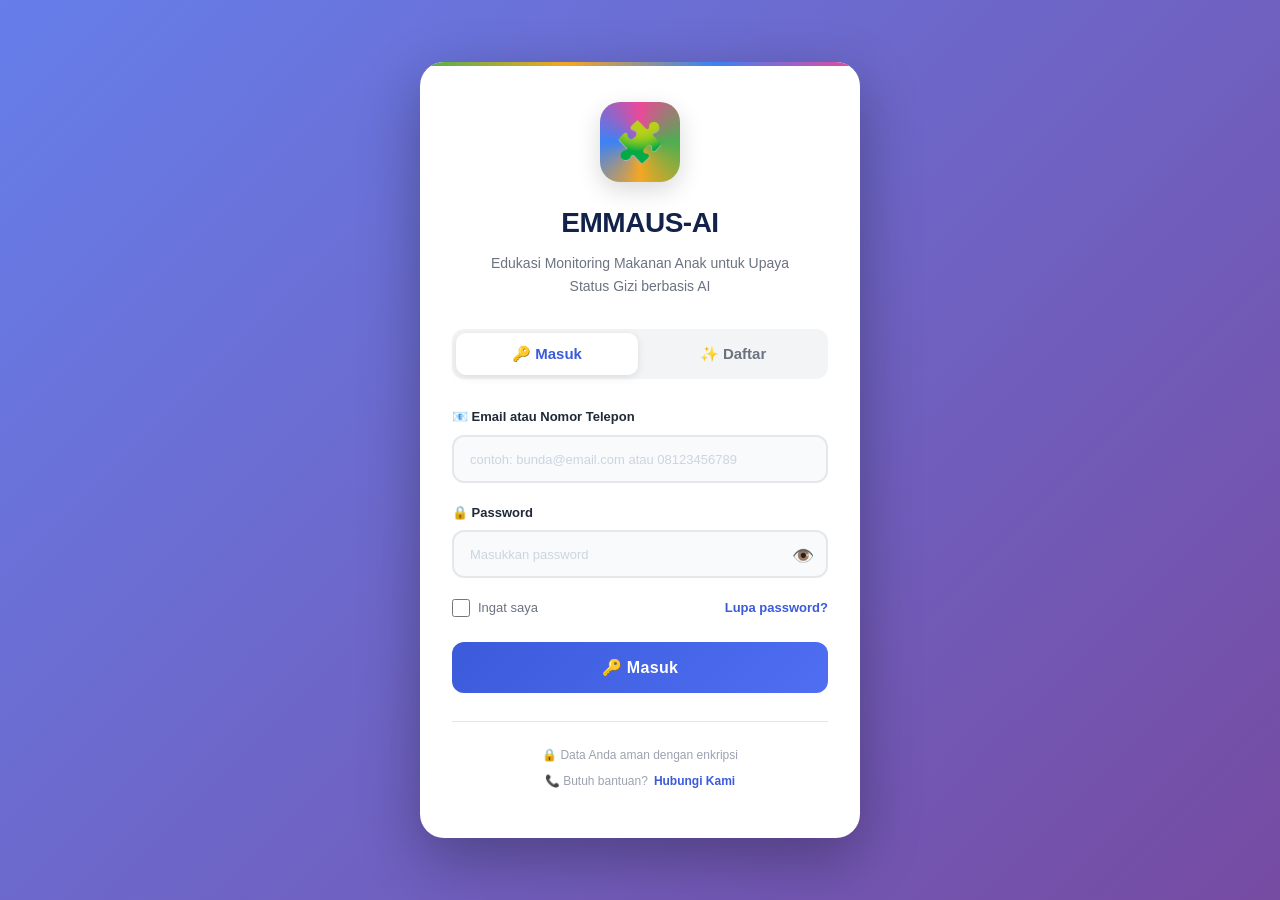
<file: index.html>
<!DOCTYPE html>
<html lang="id">
<head>
    <meta charset="UTF-8">
    <meta name="viewport" content="width=device-width, initial-scale=1.0">
    <title>Login - EMMAUS-AI</title>
    <link rel="stylesheet" href="css/style.css">
</head>
<body>

    <div class="auth-container">
        
        <!-- HEADER -->
        <div class="auth-header">
            <div class="logo-puzzle">🧩</div>
            <h1>EMMAUS-AI</h1>
            <p>Edukasi Monitoring Makanan Anak untuk Upaya Status Gizi berbasis AI</p>
        </div>

        <!-- TABS -->
        <div class="auth-tabs">
            <button class="tab-btn active" onclick="switchTab('login')">🔑 Masuk</button>
            <button class="tab-btn" onclick="switchTab('register')">✨ Daftar</button>
        </div>

        <!-- FORM LOGIN -->
        <form id="loginForm" class="auth-form active" onsubmit="handleLogin(event)">
            
            <div class="form-group">
                <label>📧 Email atau Nomor Telepon</label>
                <input type="text" id="loginId" placeholder="contoh: bunda@email.com atau 08123456789" required autocomplete="email">
            </div>
            
            <div class="form-group">
                <label>🔒 Password</label>
                <input type="password" id="loginPassword" placeholder="Masukkan password" required minlength="6">
                <button type="button" class="toggle-password" onclick="togglePassword('loginPassword')">👁️</button>
            </div>

            <div class="form-options">
                <label class="remember-me">
                    <input type="checkbox" id="rememberMe"> Ingat saya
                </label>
                <a href="#" class="forgot-password" onclick="alert('Fitur reset password akan segera hadir.')">Lupa password?</a>
            </div>

            <button type="submit" class="btn-auth" id="loginBtn">
                <span class="btn-text">🔑 Masuk</span>
                <span class="btn-loading">⏳ Memproses...</span>
            </button>

            <div id="loginMessage" class="message"></div>
        </form>

        <!-- FORM REGISTER -->
        <form id="registerForm" class="auth-form" onsubmit="handleRegister(event)">
            
            <div class="form-group">
                <label>👤 Nama Lengkap</label>
                <input type="text" id="regNama" placeholder="Nama Ayah/Bunda" required>
            </div>

            <div class="form-group">
                <label>📧 Email</label>
                <input type="email" id="regEmail" placeholder="contoh@email.com" required>
            </div>

            <div class="form-group">
                <label>📱 Nomor Telepon (opsional)</label>
                <input type="tel" id="regPhone" placeholder="08123456789">
            </div>

            <div class="form-group">
                <label>🔒 Password</label>
                <input type="password" id="regPassword" placeholder="Minimal 6 karakter" required minlength="6">
                <button type="button" class="toggle-password" onclick="togglePassword('regPassword')">👁️</button>
            </div>

            <div class="form-group">
                <label>👶 Nama Anak</label>
                <input type="text" id="regNamaAnak" placeholder="Nama si kecil">
            </div>

            <div class="form-group">
                <label>📅 Tanggal Lahir Anak</label>
                <input type="date" id="regTglLahir">
            </div>

            <div class="form-group">
                <label>⚤ Jenis Kelamin Anak</label>
                <select id="regJK">
                    <option value="">Pilih...</option>
                    <option value="Laki-laki">👦 Laki-laki</option>
                    <option value="Perempuan">👧 Perempuan</option>
                </select>
            </div>

            <div class="terms">
                <label>
                    <input type="checkbox" id="regTerms" required>
                    <span>Saya setuju dengan <a href="#">Syarat & Ketentuan</a> dan <a href="#">Kebijakan Privasi</a></span>
                </label>
            </div>

            <button type="submit" class="btn-auth" id="registerBtn">
                <span class="btn-text">✨ Daftar Sekarang</span>
                <span class="btn-loading">⏳ Mendaftarkan...</span>
            </button>

            <div id="registerMessage" class="message"></div>
        </form>

        <!-- FOOTER -->
        <div class="auth-footer">
            <p>🔒 Data Anda aman dengan enkripsi</p>
            <p>📞 Butuh bantuan? <a href="#">Hubungi Kami</a></p>
        </div>
    </div>

    <script>
        // ============================================
        // URL API (SUDAH TERPASANG!)
        // ============================================
       const API_URL = 'https://script.google.com/macros/s/AKfycbwnzngmAC5ymBJ0WHMHV6P_X29zuNqWDWPqN5Bxt3PFdAC3GEZYyXASx0bXk7wGTSmW/exec';

        // ============================================
        // NAVIGASI TAB
        // ============================================
        function switchTab(tab) {
            const loginForm = document.getElementById('loginForm');
            const registerForm = document.getElementById('registerForm');
            const tabs = document.querySelectorAll('.tab-btn');

            if (tab === 'login') {
                loginForm.classList.add('active');
                registerForm.classList.remove('active');
                tabs[0].classList.add('active');
                tabs[1].classList.remove('active');
            } else {
                loginForm.classList.remove('active');
                registerForm.classList.add('active');
                tabs[0].classList.remove('active');
                tabs[1].classList.add('active');
            }

            document.getElementById('loginMessage').classList.remove('show');
            document.getElementById('registerMessage').classList.remove('show');
        }

        // ============================================
        // TOGGLE PASSWORD
        // ============================================
        function togglePassword(inputId) {
            const input = document.getElementById(inputId);
            const button = input.nextElementSibling;
            
            if (input.type === 'password') {
                input.type = 'text';
                button.textContent = '🙈';
            } else {
                input.type = 'password';
                button.textContent = '👁️';
            }
        }

        // ============================================
        // TAMPILKAN PESAN
        // ============================================
        function showMessage(formType, type, message) {
            const messageDiv = document.getElementById(formType + 'Message');
            messageDiv.textContent = message;
            messageDiv.className = 'message message-' + type + ' show';
            
            setTimeout(() => {
                messageDiv.classList.remove('show');
            }, 5000);
        }

        // ============================================
        // LOADING BUTTON
        // ============================================
        function setLoading(formType, isLoading) {
            const btnId = formType === 'login' ? 'loginBtn' : 'registerBtn';
            const btn = document.getElementById(btnId);
            const btnText = btn.querySelector('.btn-text');
            const btnLoading = btn.querySelector('.btn-loading');

            if (isLoading) {
                btnText.style.display = 'none';
                btnLoading.style.display = 'inline';
                btn.disabled = true;
            } else {
                btnText.style.display = 'inline';
                btnLoading.style.display = 'none';
                btn.disabled = false;
            }
        }

        // ============================================
        // LOGIN
        // ============================================
        async function handleLogin(event) {
            event.preventDefault();

            const loginId = document.getElementById('loginId').value.trim();
            const password = document.getElementById('loginPassword').value;

            if (!loginId || !password) {
                showMessage('login', 'error', 'Mohon isi email/telepon dan password');
                return;
            }

            if (password.length < 6) {
                showMessage('login', 'error', 'Password minimal 6 karakter');
                return;
            }

            setLoading('login', true);
            console.log('🔑 Mencoba login:', loginId);

            try {
                const url = API_URL + '?action=login&login_id=' + encodeURIComponent(loginId) + '&password=' + encodeURIComponent(password);
                console.log('📤 URL:', url);

                const response = await fetch(url);
                const data = await response.json();
                console.log('📥 Response:', data);

                if (data.success) {
                    showMessage('login', 'success', '✅ Login berhasil! Mengalihkan...');
                    
                    const session = { ...data, timestamp: new Date().getTime() };
                    localStorage.setItem('asd_nutrition_session', JSON.stringify(session));

                    setTimeout(() => {
                        window.location.href = 'dashboard.html';
                    }, 1000);
                } else {
                    showMessage('login', 'error', '❌ ' + (data.message || 'Login gagal'));
                }
            } catch (error) {
                console.error('❌ Error:', error);
                showMessage('login', 'error', '❌ Gagal terhubung ke server. Periksa koneksi internet.');
            } finally {
                setLoading('login', false);
            }
        }

        // ============================================
        // REGISTER
        // ============================================
        async function handleRegister(event) {
            event.preventDefault();

            const data = {
                nama: document.getElementById('regNama').value.trim(),
                email: document.getElementById('regEmail').value.trim(),
                phone: document.getElementById('regPhone').value.trim(),
                password: document.getElementById('regPassword').value,
                nama_anak: document.getElementById('regNamaAnak').value.trim(),
                tgl_lahir_anak: document.getElementById('regTglLahir').value,
                jk_anak: document.getElementById('regJK').value
            };

            if (!data.nama || !data.email || !data.password) {
                showMessage('register', 'error', 'Nama, Email, dan Password wajib diisi');
                return;
            }

            if (!/^[^\s@]+@[^\s@]+\.[^\s@]+$/.test(data.email)) {
                showMessage('register', 'error', 'Format email tidak valid');
                return;
            }

            if (data.password.length < 6) {
                showMessage('register', 'error', 'Password minimal 6 karakter');
                return;
            }

            if (!document.getElementById('regTerms').checked) {
                showMessage('register', 'error', 'Anda harus menyetujui Syarat & Ketentuan');
                return;
            }

            setLoading('register', true);
            console.log('📝 Mencoba registrasi:', data.email);

            try {
                const params = new URLSearchParams(data);
                const url = API_URL + '?action=register&' + params.toString();
                console.log('📤 URL:', url);

                const response = await fetch(url);
                const result = await response.json();
                console.log('📥 Response:', result);

                if (result.success) {
                    showMessage('register', 'success', '✅ Registrasi berhasil! Silakan login.');
                    document.getElementById('registerForm').reset();
                    
                    setTimeout(() => {
                        switchTab('login');
                        document.getElementById('loginId').value = data.email;
                    }, 2000);
                } else {
                    showMessage('register', 'error', '❌ ' + (result.message || 'Registrasi gagal'));
                }
            } catch (error) {
                console.error('❌ Error:', error);
                showMessage('register', 'error', '❌ Gagal terhubung ke server.');
            } finally {
                setLoading('register', false);
            }
        }

        // ============================================
        // CEK SESSION
        // ============================================
        document.addEventListener('DOMContentLoaded', function() {
            const session = localStorage.getItem('asd_nutrition_session');
            if (session) {
                try {
                    const sessionData = JSON.parse(session);
                    const now = new Date().getTime();
                    if (now - sessionData.timestamp < 24 * 60 * 60 * 1000) {
                        window.location.href = 'dashboard.html';
                    } else {
                        localStorage.removeItem('asd_nutrition_session');
                    }
                } catch (e) {
                    localStorage.removeItem('asd_nutrition_session');
                }
            }

            console.log('✅ ASD Nutrition AI Care siap!');
            console.log('🔗 API URL:', API_URL);
        });
    </script>
</body>
</html>
</file>
<file: css/style.css>
/* ============================================ */
/* ASD NUTRITION AI CARE - MAIN STYLESHEET      */
/* ============================================ */

/* ============================================ */
/* CSS VARIABLES (WARNA & UKURAN)               */
/* ============================================ */
:root {
    /* Warna Utama */
    --primary: #3b5bdb;
    --primary-dark: #2b4bc7;
    --primary-light: #e8edff;
    
    /* Warna Status */
    --green: #e8f7ec;
    --green-ic: #4caf50;
    --blue: #eaf2fb;
    --blue-ic: #3b82f6;
    --orange: #fdf3e3;
    --orange-ic: #f5a623;
    --purple: #f2edfb;
    --purple-ic: #8b5cf6;
    --pink: #fdeaf1;
    --pink-ic: #ec4899;
    --teal: #e6f7f5;
    --teal-ic: #14b8a6;
    --red: #fee2e2;
    --red-ic: #ef4444;
    
    /* Warna Netral */
    --navy: #12224a;
    --text-dark: #1f2937;
    --text-gray: #6b7280;
    --text-light: #9ca3af;
    --white: #ffffff;
    --border: #e5e7eb;
    
    /* Background */
    --bg-gradient: linear-gradient(135deg, #667eea 0%, #764ba2 100%);
    
    /* Radius */
    --radius-xs: 8px;
    --radius-sm: 12px;
    --radius: 18px;
    --radius-lg: 24px;
    
    /* Shadows */
    --shadow-sm: 0 2px 8px rgba(0, 0, 0, 0.1);
    --shadow: 0 8px 30px rgba(0, 0, 0, 0.12);
    --shadow-lg: 0 20px 60px rgba(0, 0, 0, 0.3);
    --shadow-primary: 0 8px 20px rgba(59, 91, 219, 0.4);
}

/* ============================================ */
/* RESET & BASE STYLES                          */
/* ============================================ */
*,
*::before,
*::after {
    box-sizing: border-box;
    margin: 0;
    padding: 0;
}

html {
    -webkit-text-size-adjust: 100%;
    -webkit-tap-highlight-color: transparent;
}

body {
    font-family: 'Segoe UI', Roboto, -apple-system, BlinkMacSystemFont, sans-serif;
    background: var(--bg-gradient);
    min-height: 100vh;
    display: flex;
    justify-content: center;
    align-items: center;
    padding: 20px;
    margin: 0;
    line-height: 1.5;
    -webkit-font-smoothing: antialiased;
    -moz-osx-font-smoothing: grayscale;
}

/* ============================================ */
/* AUTH CONTAINER (Kartu Login)                 */
/* ============================================ */
.auth-container {
    width: 100%;
    max-width: 440px;
    background: var(--white);
    border-radius: var(--radius-lg);
    padding: 40px 32px;
    box-shadow: var(--shadow-lg);
    animation: slideUp 0.6s cubic-bezier(0.16, 1, 0.3, 1);
    position: relative;
    overflow: hidden;
}

/* Garis dekoratif di atas kartu */
.auth-container::before {
    content: '';
    position: absolute;
    top: 0;
    left: 0;
    right: 0;
    height: 4px;
    background: linear-gradient(90deg, #4caf50, #f5a623, #3b82f6, #ec4899);
}

/* ============================================ */
/* ANIMATIONS                                   */
/* ============================================ */
@keyframes slideUp {
    from {
        opacity: 0;
        transform: translateY(40px);
    }
    to {
        opacity: 1;
        transform: translateY(0);
    }
}

@keyframes fadeIn {
    from { opacity: 0; }
    to { opacity: 1; }
}

@keyframes rotatePuzzle {
    0% { transform: rotate(0deg); }
    100% { transform: rotate(360deg); }
}

@keyframes pulse {
    0%, 100% { transform: scale(1); }
    50% { transform: scale(1.05); }
}

@keyframes shake {
    0%, 100% { transform: translateX(0); }
    10%, 30%, 50%, 70%, 90% { transform: translateX(-4px); }
    20%, 40%, 60%, 80% { transform: translateX(4px); }
}

/* ============================================ */
/* AUTH HEADER                                  */
/* ============================================ */
.auth-header {
    text-align: center;
    margin-bottom: 32px;
}

.logo-puzzle {
    width: 80px;
    height: 80px;
    border-radius: 20px;
    background: conic-gradient(from 90deg, #4caf50, #f5a623, #3b82f6, #ec4899, #4caf50);
    display: flex;
    align-items: center;
    justify-content: center;
    font-size: 40px;
    margin: 0 auto 20px;
    animation: rotatePuzzle 4s linear infinite;
    box-shadow: 0 8px 24px rgba(0, 0, 0, 0.15);
    transition: transform 0.3s ease;
}

.logo-puzzle:hover {
    animation-play-state: paused;
    transform: scale(1.1);
}

.auth-header h1 {
    font-size: 28px;
    color: var(--navy);
    margin-bottom: 8px;
    font-weight: 800;
    letter-spacing: -0.5px;
}

.auth-header p {
    color: var(--text-gray);
    font-size: 14px;
    line-height: 1.6;
    max-width: 300px;
    margin: 0 auto;
}

/* ============================================ */
/* AUTH TABS                                    */
/* ============================================ */
.auth-tabs {
    display: flex;
    margin-bottom: 28px;
    background: #f3f4f6;
    border-radius: var(--radius-sm);
    padding: 4px;
    gap: 4px;
}

.tab-btn {
    flex: 1;
    padding: 12px 20px;
    border: none;
    background: transparent;
    font-size: 15px;
    font-weight: 600;
    color: var(--text-gray);
    cursor: pointer;
    border-radius: 10px;
    transition: all 0.3s cubic-bezier(0.4, 0, 0.2, 1);
    font-family: inherit;
    position: relative;
    overflow: hidden;
}

.tab-btn::before {
    content: '';
    position: absolute;
    top: 50%;
    left: 50%;
    width: 0;
    height: 0;
    border-radius: 50%;
    background: var(--primary);
    transition: all 0.5s ease;
    transform: translate(-50%, -50%);
    z-index: 0;
    opacity: 0;
}

.tab-btn:hover::before {
    width: 300px;
    height: 300px;
    opacity: 0.05;
}

.tab-btn.active {
    background: var(--white);
    color: var(--primary);
    box-shadow: var(--shadow-sm);
}

.tab-btn:hover:not(.active) {
    color: var(--text-dark);
    background: rgba(255, 255, 255, 0.5);
}

/* ============================================ */
/* AUTH FORMS                                   */
/* ============================================ */
.auth-form {
    display: none;
    animation: fadeIn 0.4s ease;
}

.auth-form.active {
    display: block;
}

/* ============================================ */
/* FORM ELEMENTS                                */
/* ============================================ */
.form-group {
    margin-bottom: 20px;
    position: relative;
}

.form-group label {
    display: block;
    font-size: 13px;
    font-weight: 600;
    color: var(--text-dark);
    margin-bottom: 8px;
    transition: color 0.2s;
}

.form-group input,
.form-group select {
    width: 100%;
    padding: 14px 16px;
    border: 2px solid var(--border);
    border-radius: var(--radius-sm);
    font-size: 14px;
    font-family: inherit;
    transition: all 0.3s ease;
    background: #f9fafb;
    color: var(--text-dark);
    outline: none;
}

.form-group input:hover,
.form-group select:hover {
    border-color: #cbd5e1;
    background: #f3f4f6;
}

.form-group input:focus,
.form-group select:focus {
    border-color: var(--primary);
    background: var(--white);
    box-shadow: 0 0 0 4px rgba(59, 91, 219, 0.1);
}

.form-group input:focus + label,
.form-group select:focus + label {
    color: var(--primary);
}

.form-group input::placeholder {
    color: #cbd5e1;
    font-size: 13px;
}

/* Input dengan icon toggle password */
.form-group input[type="password"],
.form-group input[type="text"] {
    padding-right: 48px;
}

/* Toggle Password Button */
.toggle-password {
    position: absolute;
    right: 4px;
    top: 34px;
    background: none;
    border: none;
    cursor: pointer;
    font-size: 18px;
    padding: 8px 10px;
    color: var(--text-light);
    transition: all 0.2s;
    z-index: 2;
    border-radius: 8px;
}

.toggle-password:hover {
    color: var(--text-dark);
    background: #f3f4f6;
}

.toggle-password:active {
    transform: scale(0.9);
}

/* Select styling */
.form-group select {
    appearance: none;
    background-image: url("data:image/svg+xml,%3Csvg xmlns='http://www.w3.org/2000/svg' width='12' height='12' viewBox='0 0 12 12'%3E%3Cpath d='M6 8L1 3h10z' fill='%236b7280'/%3E%3C/svg%3E");
    background-repeat: no-repeat;
    background-position: right 16px center;
    padding-right: 40px;
    cursor: pointer;
}

/* Date input styling */
.form-group input[type="date"] {
    cursor: pointer;
    color-scheme: light;
}

/* ============================================ */
/* FORM OPTIONS (Remember me & Forgot)          */
/* ============================================ */
.form-options {
    display: flex;
    justify-content: space-between;
    align-items: center;
    margin-bottom: 24px;
    font-size: 13px;
}

.remember-me {
    display: flex;
    align-items: center;
    gap: 8px;
    color: var(--text-gray);
    cursor: pointer;
    user-select: none;
}

.remember-me input[type="checkbox"] {
    width: 18px;
    height: 18px;
    accent-color: var(--primary);
    cursor: pointer;
    border-radius: 4px;
}

.forgot-password {
    color: var(--primary);
    text-decoration: none;
    font-weight: 600;
    transition: all 0.2s;
    position: relative;
}

.forgot-password::after {
    content: '';
    position: absolute;
    bottom: -2px;
    left: 0;
    width: 0;
    height: 1px;
    background: var(--primary);
    transition: width 0.3s;
}

.forgot-password:hover::after {
    width: 100%;
}

.forgot-password:hover {
    color: var(--primary-dark);
}

/* ============================================ */
/* BUTTONS                                      */
/* ============================================ */
.btn-auth {
    width: 100%;
    padding: 16px;
    background: linear-gradient(135deg, var(--primary), #4f6ef2);
    color: var(--white);
    border: none;
    border-radius: var(--radius-sm);
    font-size: 16px;
    font-weight: 700;
    cursor: pointer;
    transition: all 0.3s cubic-bezier(0.4, 0, 0.2, 1);
    font-family: inherit;
    position: relative;
    overflow: hidden;
    letter-spacing: 0.3px;
}

/* Efek gelombang saat hover */
.btn-auth::before {
    content: '';
    position: absolute;
    top: 50%;
    left: 50%;
    width: 0;
    height: 0;
    border-radius: 50%;
    background: rgba(255, 255, 255, 0.2);
    transition: all 0.6s ease;
    transform: translate(-50%, -50%);
}

.btn-auth:hover {
    background: linear-gradient(135deg, var(--primary-dark), var(--primary));
    transform: translateY(-2px);
    box-shadow: var(--shadow-primary);
}

.btn-auth:hover::before {
    width: 400px;
    height: 400px;
}

.btn-auth:active {
    transform: translateY(0);
    box-shadow: 0 4px 12px rgba(59, 91, 219, 0.3);
}

.btn-auth:disabled {
    background: #cbd5e1;
    cursor: not-allowed;
    transform: none;
    box-shadow: none;
}

.btn-auth:disabled::before {
    display: none;
}

.btn-text {
    display: inline;
    position: relative;
    z-index: 1;
}

.btn-loading {
    display: none;
    position: relative;
    z-index: 1;
}

/* Loading animation */
.btn-auth:disabled .btn-text {
    display: none;
}

.btn-auth:disabled .btn-loading {
    display: inline;
    animation: pulse 1s ease infinite;
}

/* ============================================ */
/* MESSAGES (Error & Success)                   */
/* ============================================ */
.message {
    padding: 14px 16px;
    border-radius: var(--radius-sm);
    margin-top: 16px;
    font-size: 13px;
    font-weight: 500;
    display: none;
    animation: fadeIn 0.3s ease;
    line-height: 1.5;
}

.message.show {
    display: flex;
    align-items: flex-start;
    gap: 8px;
}

.message-error {
    background: var(--red);
    color: #991b1b;
    border: 1px solid #fca5a5;
}

.message-success {
    background: var(--green);
    color: #065f46;
    border: 1px solid #6ee7b7;
}

.message-error::before {
    content: '❌';
    flex-shrink: 0;
}

.message-success::before {
    content: '✅';
    flex-shrink: 0;
}

/* Shake animation untuk error */
.message-error.show {
    animation: shake 0.5s ease, fadeIn 0.3s ease;
}

/* ============================================ */
/* TERMS & CONDITIONS                           */
/* ============================================ */
.terms {
    margin-bottom: 24px;
    font-size: 13px;
    color: var(--text-gray);
    line-height: 1.6;
}

.terms label {
    display: flex;
    align-items: flex-start;
    gap: 10px;
    cursor: pointer;
}

.terms input[type="checkbox"] {
    width: 18px;
    height: 18px;
    margin-top: 2px;
    accent-color: var(--primary);
    cursor: pointer;
    flex-shrink: 0;
}

.terms a {
    color: var(--primary);
    text-decoration: none;
    font-weight: 600;
    transition: color 0.2s;
}

.terms a:hover {
    color: var(--primary-dark);
    text-decoration: underline;
}

/* ============================================ */
/* AUTH FOOTER                                  */
/* ============================================ */
.auth-footer {
    text-align: center;
    margin-top: 28px;
    padding-top: 24px;
    border-top: 1px solid var(--border);
}

.auth-footer p {
    font-size: 12px;
    color: var(--text-light);
    margin-bottom: 8px;
    display: flex;
    align-items: center;
    justify-content: center;
    gap: 6px;
}

.auth-footer a {
    color: var(--primary);
    text-decoration: none;
    font-weight: 600;
    transition: all 0.2s;
    position: relative;
}

.auth-footer a::after {
    content: '';
    position: absolute;
    bottom: -1px;
    left: 0;
    width: 0;
    height: 1px;
    background: var(--primary);
    transition: width 0.3s;
}

.auth-footer a:hover::after {
    width: 100%;
}

/* ============================================ */
/* RESPONSIVE DESIGN                            */
/* ============================================ */
@media (max-width: 480px) {
    body {
        padding: 12px;
        align-items: flex-start;
        padding-top: 30px;
    }

    .auth-container {
        padding: 30px 20px;
        border-radius: 20px;
    }

    .auth-header h1 {
        font-size: 24px;
    }

    .auth-header p {
        font-size: 13px;
    }

    .logo-puzzle {
        width: 60px;
        height: 60px;
        font-size: 30px;
        border-radius: 16px;
    }

    .form-group input,
    .form-group select {
        padding: 12px 14px;
        font-size: 13px;
    }

    .btn-auth {
        padding: 14px;
        font-size: 15px;
    }

    .tab-btn {
        padding: 10px 16px;
        font-size: 14px;
    }
}

/* Untuk layar sangat kecil */
@media (max-width: 360px) {
    .auth-container {
        padding: 24px 16px;
    }

    .auth-header h1 {
        font-size: 22px;
    }

    .form-options {
        flex-direction: column;
        gap: 12px;
        align-items: flex-start;
    }
}

/* ============================================ */
/* DARK MODE (Opsional - untuk nanti)           */
/* ============================================ */
@media (prefers-color-scheme: dark) {
    /* Bisa ditambahkan nanti jika perlu */
}

/* ============================================ */
/* UTILITY CLASSES                              */
/* ============================================ */
.text-center { text-align: center; }
.text-left { text-align: left; }
.text-right { text-align: right; }

.mt-0 { margin-top: 0; }
.mt-1 { margin-top: 8px; }
.mt-2 { margin-top: 16px; }
.mt-3 { margin-top: 24px; }
.mt-4 { margin-top: 32px; }

.mb-0 { margin-bottom: 0; }
.mb-1 { margin-bottom: 8px; }
.mb-2 { margin-bottom: 16px; }
.mb-3 { margin-bottom: 24px; }

.hidden { display: none !important; }
.visible { display: block !important; }

/* ============================================ */
/* PRINT STYLES (Untuk nanti)                   */
/* ============================================ */
@media print {
    body {
        background: white;
    }
    
    .auth-container {
        box-shadow: none;
        border: 1px solid #ddd;
    }
}
</file>
